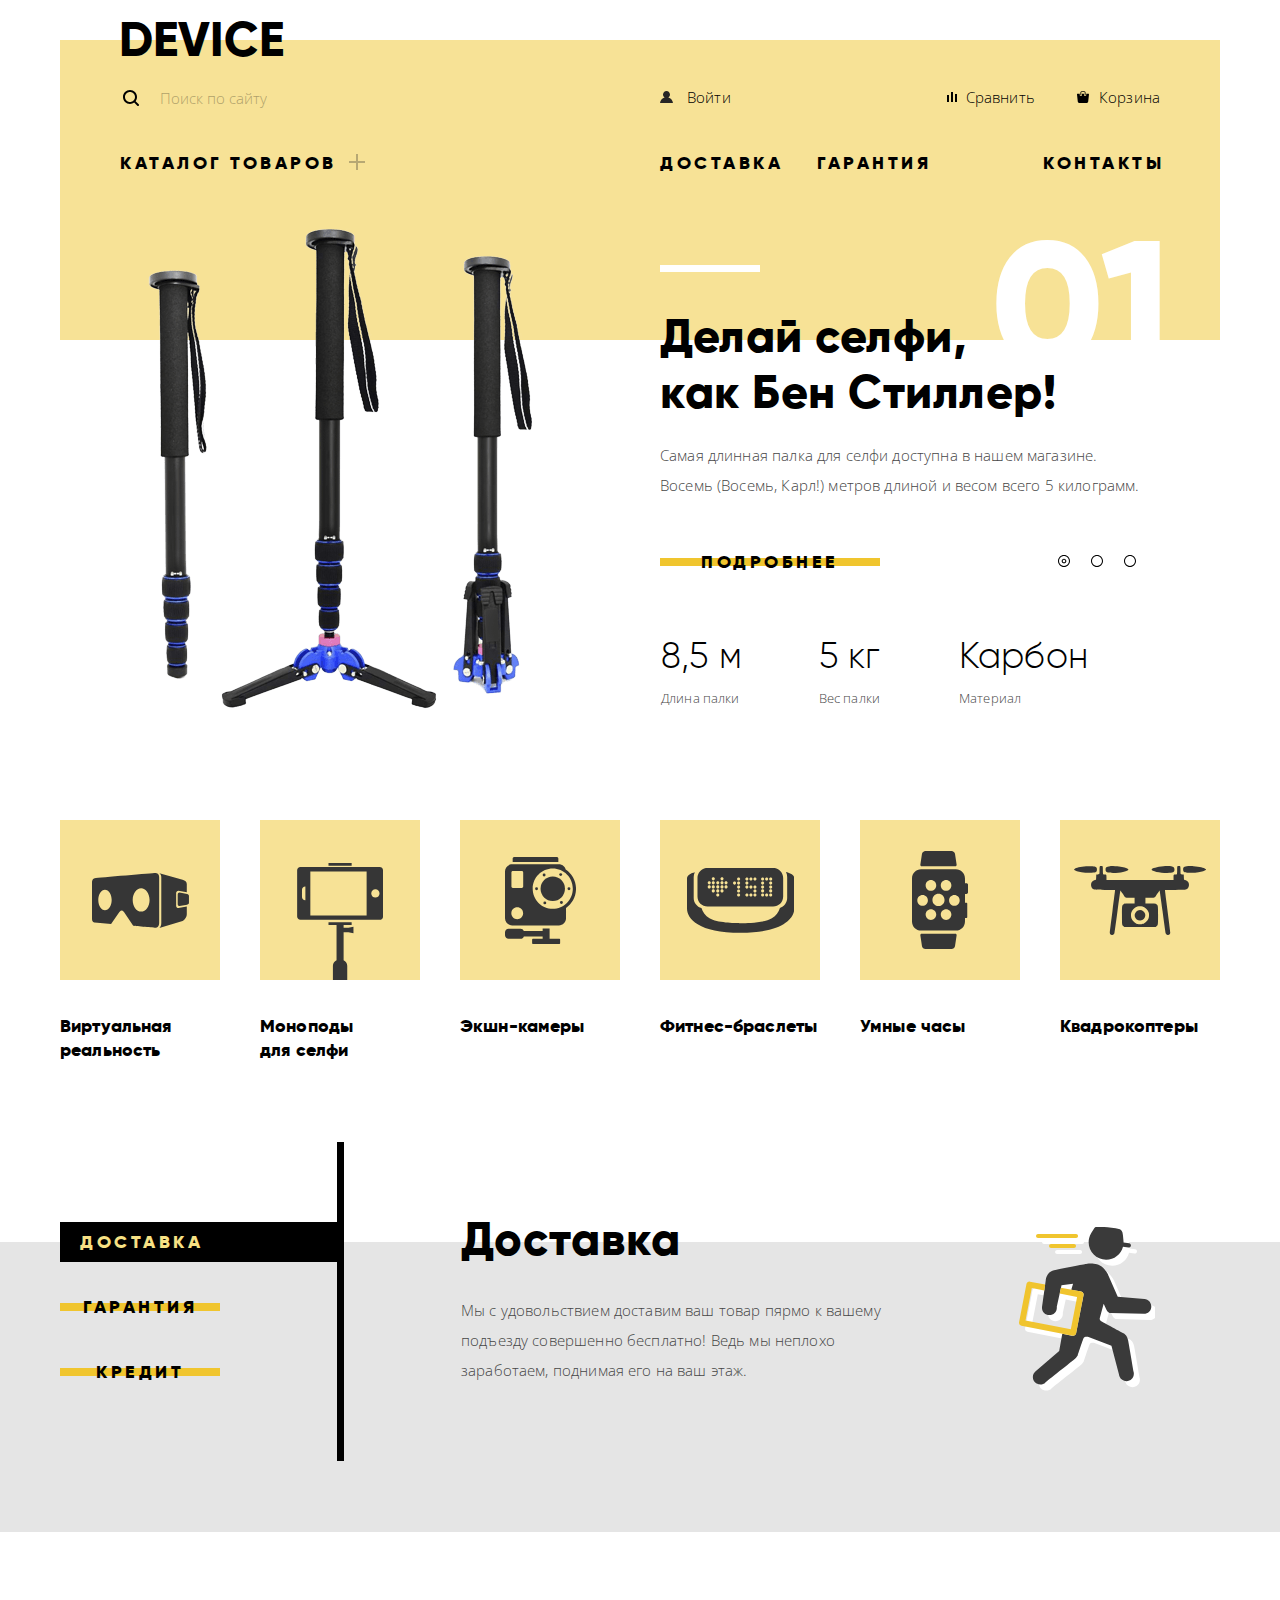
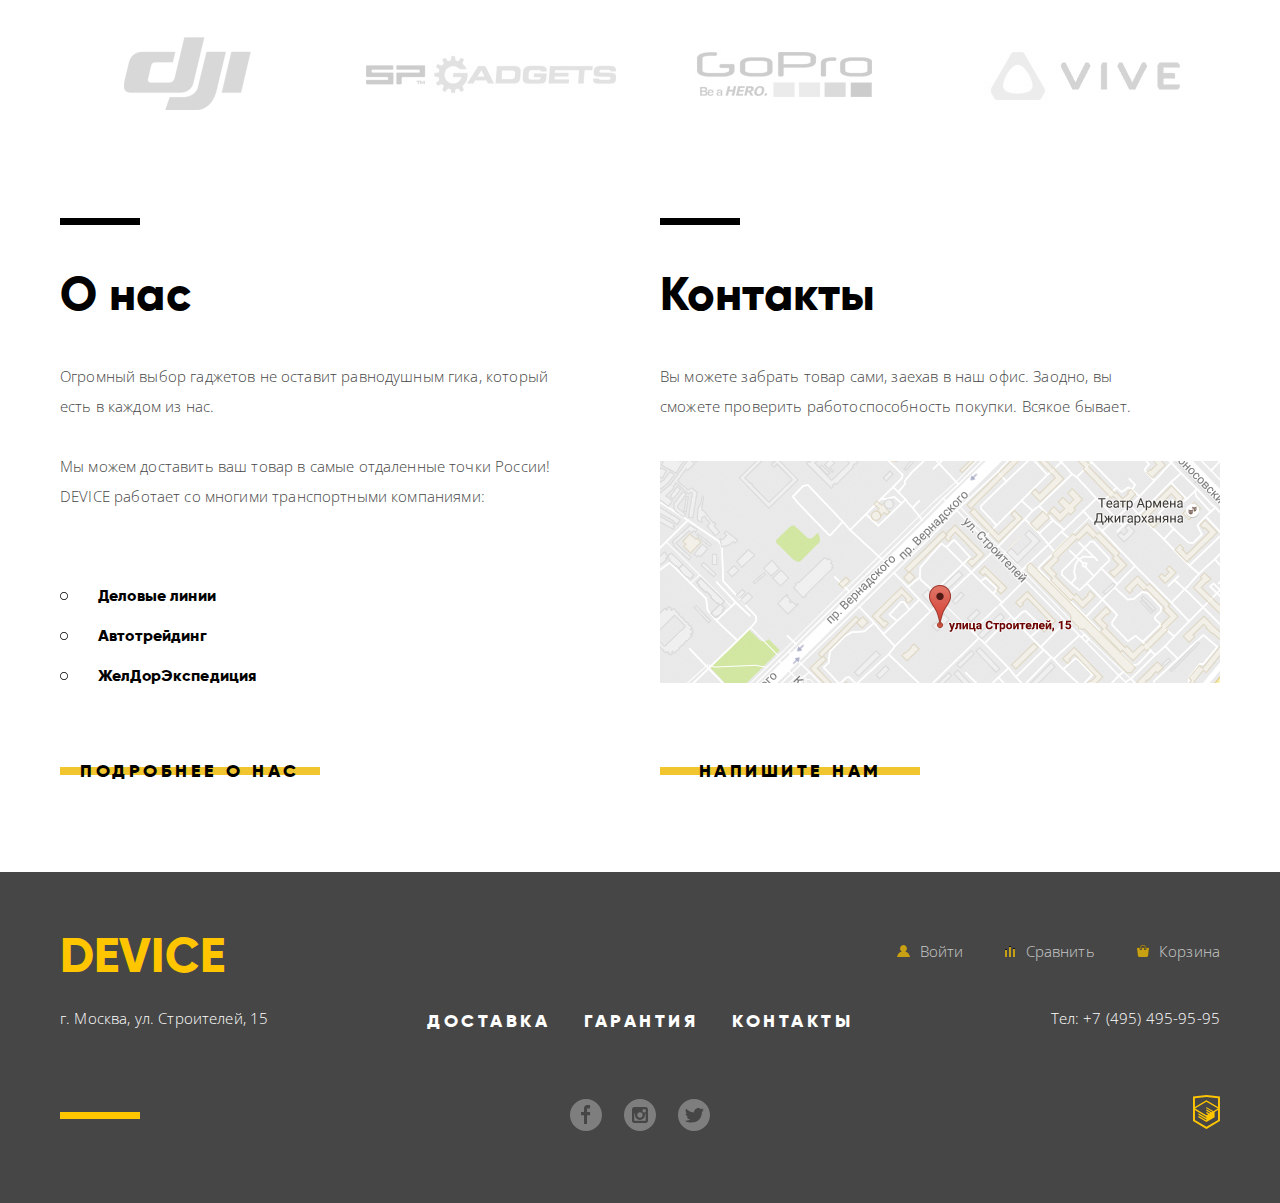
<file: index.html>
<!DOCTYPE html>
<html lang="ru">
    <head>
        <meta charset="utf-8">
        <title>Девайс</title>
        <link href="https://fonts.googleapis.com/css?family=Open+Sans:300,400&amp;subset=cyrillic" rel="stylesheet">
        <link rel="stylesheet" href="css/normalize.css">
        <link rel="stylesheet" href="css/style.min.css">
    </head>
    <body>
        <header class="container">
            <div class="header-wrap">
                <!-- Логотип -->
                <a class="main-logo" lang="en">Device</a>
                <!-- Форма поиска и верхнее меню -->
                <div class="header-middle">
                    <form class="search-form" action="https://echo.htmlacademy.ru" method="post">
                        <label class="visually-hidden" for="search">Поиск по сайту</label>
                        <input class="search-form-input" type="search" name="search" id="search" placeholder="Поиск по сайту" value="">
                        <button class="search-button" type="submit">Найти</button>
                    </form>
                    <div class="minor-nav">
                        <ul class="user-nav">
                            <li class="login-link"><a href="#">Войти</a></li>
                        </ul>
                        <ul class="shopping-nav">
                            <li class="compare"><a href="#">Сравнить</a></li>
                            <li class="cart"><a href="#">Корзина</a></li>
                        </ul>
                    </div>
                </div>
                <!-- Основное меню -->
                <nav class="main-nav">
                    <ul class="catalog-nav">
                        <li class="main-nav-menu">
                            <a class="big-menu" href="#">Каталог товаров</a>
                            <div class="nav-submenu-wrap">
                                <ul class="catalog-nav-submenu">
                                    <li><a href="catalog.html">Виртуальная реальность</a></li>
                                    <li><a href="catalog.html">Моноподы для селфи</a></li>
                                    <li><a href="catalog.html">Экшн-камеры</a></li>
                                </ul>
                                <ul class="catalog-nav-submenu">
                                    <li><a href="catalog.html">Фитнес-браслеты</a></li>
                                    <li><a href="catalog.html">Умные часы</a></li>
                                </ul>
                                <ul class="catalog-nav-submenu">
                                    <li><a href="catalog.html">Квадрокоптеры</a></li>
                                </ul>
                            </div>
                        </li>
                    </ul>
                    <div class="main-nav-right">
                        <ul class="servises-nav">
                            <li class="main-nav-menu"><a href="#">Доставка</a></li>
                            <li class="main-nav-menu"><a href="#">Гарантия</a></li>
                        </ul>
                        <ul class="contacts-nav">
                            <li class="main-nav-menu"><a href="#">Контакты</a></li>
                        </ul>
                    </div>
                </nav>
            </div>
        </header>

        <main>
            <h1 class="visually-hidden">Магазин современных гаджетов «<i class="device-name" lang="en">Device</i>»</h1>
            <!-- Слайдер -->
            <div class="container">
                <section class="popular">
                    <h2 class="visually-hidden">Популярные товары</h2>
                    <input class="visually-hidden" type="radio" name="slides-switcher" id="first-switcher" value="first-slide" checked>
                    <input class="visually-hidden" type="radio" name="slides-switcher" id="second-switcher" value="second-slide">
                    <input class="visually-hidden" type="radio" name="slides-switcher" id="third-switcher" value="third-slide">
                    <ol class="popular-list">
                        <li class="popular-item">
                            <h3 class="visually-hidden">Палка для селфи</h3>
                            <div class="popular-item-image">
                                <img src="img/slider-1.png" width="384" height="486" alt="Палка для селфи">
                            </div>
                            <div class="popular-item-content">
                                <p class="popular-item-slogan">Делай селфи, <br>как Бен Стиллер!</p>
                                <p class="popular-item-desc">Самая длинная палка для селфи доступна в нашем магазине. <br>Восемь (Восемь, Карл!) метров длиной и весом всего 5 килограмм.</p>
                                <div class="popular-item-more">
                                    <a class="btn" href="#">Подробнее</a>
                                </div>
                                <table class="popular-item-spec">
                                    <tr>
                                        <td>8,5 м</td>
                                        <td>5 кг</td>
                                        <td>Карбон</td>
                                    </tr>
                                    <tr>
                                        <th>Длина палки</th>
                                        <th>Вес палки</th>
                                        <th>Материал</th>
                                    </tr>
                                </table>
                            </div>
                        </li>
                        <li class="popular-item">
                            <h3 class="visually-hidden">Фитнес-браслет</h3>
                            <div class="popular-item-image">
                                <img src="img/slider-2.png" width="345" height="485" alt="Фитнес-браслет">
                            </div>
                            <div class="popular-item-content">
                                <p class="popular-item-slogan">Худеем <br>правильно!</p>
                                <p class="popular-item-desc">Мотивирующие фитнес-браслеты помогут найти в себе силы <br>не пропускать занятия и соблюдать диету.</p>
                                <div class="popular-item-more">
                                    <a class="btn" href="#">Подробнее</a>
                                </div>
                                <table class="popular-item-spec">
                                    <tr>
                                        <td>48 часов</td>
                                    </tr>
                                    <tr>
                                        <th>Без подзарядки</th>
                                    </tr>
                                </table>
                            </div>
                        </li>
                        <li class="popular-item">
                            <h3 class="visually-hidden">Квадрокоптер</h3> 
                            <div class="popular-item-image">
                                <img src="img/slider-3.png" width="526" height="334" alt="Квадрокоптер">
                            </div>
                            <div class="popular-item-content">
                                <p class="popular-item-slogan">Порхает как бабочка, <br>жалит как пчела!</p>
                                <p class="popular-item-desc">Этот обычный, на первый взгляд, квадрокоптер оснащен <br>мощным лазером, замаскированным под стандартную камеру.</p>
                                <div class="popular-item-more">
                                    <a class="btn" href="#">Подробнее</a>
                                </div>
                                <table class="popular-item-spec">
                                    <tr>
                                        <td>800 м</td>
                                        <td>50 м</td>
                                    </tr>
                                    <tr>
                                        <th>Дальность полета</th>
                                        <th>Радиус поражения</th>
                                    </tr>
                                </table>
                            </div>
                        </li>
                    </ol>
                    <ul class="slider-switchers">
                        <li class="switcher">
                            <label for="first-switcher"><span class="visually-hidden">Первый слайд</span></label>
                        </li>
                        <li class="switcher">
                            <label for="second-switcher"><span class="visually-hidden">Второй слайд</span></label>
                        </li>
                        <li class="switcher">
                            <label for="third-switcher"><span class="visually-hidden">Третий слайд</span></label>
                        </li>
                    </ul>
                </section>
            </div>
            
            <!-- Категории товаров -->
            <section class="categories container">
                <h2 class="visually-hidden">Категории товаров</h2>
                <ul class="categories-list">
                    <li class="category-item">
                        <a href="catalog.html">
                            <h3>Виртуальная реальность</h3>
                            <div class="category-item-image">
                                <img src="img/virtual-reality.svg" width="97" height="55" alt="Виртуальная реальность">
                            </div>
                        </a>
                    </li>
                    <li class="category-item">
                        <a href="catalog.html">
                            <h3>Моноподы<br>для селфи</h3>
                            <div class="category-item-image">
                                <img src="img/selfie.svg" width="86" height="117" alt="Моноподы для селфи">
                            </div>
                        </a>
                    </li>
                    <li class="category-item">
                        <a href="catalog.html">
                            <h3>Экшн-камеры</h3>
                            <div class="category-item-image">
                                <img src="img/сamera-action.svg" width="71" height="87" alt="Экшн-камеры">
                            </div>
                        </a>
                    </li>
                    <li class="category-item">
                        <a href="catalog.html">
                            <h3>Фитнес-браслеты</h3>
                            <div class="category-item-image">
                                <img src="img/fitness-bracelets.svg" width="107" height="65" alt="Фитнес-браслеты">
                            </div>
                        </a>
                    </li>
                    <li class="category-item">
                        <a href="catalog.html">
                            <h3>Умные часы</h3>
                            <div class="category-item-image">
                                <img src="img/smart-watch.svg" width="56" height="98" alt="Умные часы">
                            </div>
                        </a>
                    </li>
                    <li class="category-item">
                        <a href="catalog.html">
                            <h3>Квадрокоптеры</h3>
                            <div class="category-item-image">
                                <img src="img/quadcopters.svg" width="132" height="69" alt="Квадрокоптеры">
                            </div>
                        </a>
                    </li>
                </ul>
            </section>
            <!-- Второй слайдер -->
            <section class="servises-slider">
                <h2 class="visually-hidden">Услуги магазина «<span class="device-name" lang="en">Device</span>»</h2>
                <div class="container">
                    <input class="visually-hidden" type="radio" name="servises" id="delivery" value="delivery" checked>
                    <input class="visually-hidden" type="radio" name="servises" id="warranty" value="warranty">
                    <input class="visually-hidden" type="radio" name="servises" id="credit" value="credit">
                    <ul class="servises-list-menu">
                        <li><label class="btn servise-btn" for="delivery">Доставка</label></li>
                        <li><label class="btn servise-btn" for="warranty">Гарантия</label></li>
                        <li><label class="btn servise-btn" for="credit">Кредит</label></li>
                    </ul>
                    <div class="servises-list-wrap">
                        <ul class="servises-list">
                            <li class="servise-item">
                                <h3 class="servise-item-title">Доставка</h3>
                                <p class="servise-item-desc">Мы с удовольствием доставим ваш товар пярмо к вашему подъезду совершенно бесплатно! Ведь мы неплохо заработаем, поднимая его на ваш этаж.</p>
                            </li>
                            <li class="servise-item">
                                <h3 class="servise-item-title">Гарантия</h3>
                                <p class="servise-item-desc">Если из-за возгорания купленного у нас товара у вас сгорит дом - не переживайте, мы выдадим вам новый. Товар, не дом, конечно же.</p>
                            </li>
                            <li class="servise-item">
                                <h3 class="servise-item-title">Кредит</h3>
                                <p class="servise-item-desc">Залезть в долговую яму стало проще! Кредитные консультанты подберут для вас наиболее выгодные условия кредита. Выгодные для нашего банка, разумеется.</p>
                            </li>
                        </ul>
                    </div>
                </div>
            </section>
            <!-- Бренды -->
            <section class="brands container">
                <h2 class="visually-hidden">Бренды магазина «<span class="device-name" lang="en">Device</span>»</h2>
                <ul class="brands-list">
                    <li class="brand-item">
                        <a href="#">
                            <img src="img/dji.jpg" width="260" height="100" alt="DJI">
                        </a>
                    </li>
                    <li class="brand-item">
                        <a href="#">
                            <img src="img/sp-gadgets.jpg" width="260" height="100" alt="SP Gadgets">
                        </a>
                    </li>
                    <li class="brand-item">
                        <a href="#">
                            <img src="img/gopro.jpg" width="260" height="100" alt="GoPro">
                        </a>
                    </li>
                    <li class="brand-item">
                        <a href="#">
                            <img src="img/vive.jpg" width="260" height="100" alt="VIVE">
                        </a>
                    </li>
                </ul>
            </section>
            
            <div class="index-columns container">
                <!-- О НАС -->
                <section class="about-us">
                    <h2>О нас</h2>
                    <p>Огромный выбор гаджетов не оставит равнодушным гика, который есть в каждом из нас.</p>
                    <p>Мы можем доставить ваш товар в самые отдаленные точки России! <span class="upper" lang="en">Device</span> работает со многими транспортными компаниями:</p>
                    <ul class="shipping-partners-list">
                        <li class="shipping-partner-item">Деловые линии</li>
                        <li class="shipping-partner-item">Автотрейдинг</li>
                        <li class="shipping-partner-item">ЖелДорЭкспедиция</li>
                    </ul>
                    <a class="btn" href="#">Подробнее о нас</a>
                </section>
                <!-- Контакты -->
                <section class="contacts">
                    <h2>Контакты</h2>
                    <p>Вы можете забрать товар сами, заехав в наш офис. Заодно, вы сможете проверить работоспособность покупки. Всякое бывает.</p>
                    <div class="contacts-map">
                        <a class="open-map" href="#"><img src="img/map.jpg" width="560" height="222" alt="Как к нам проехать"></a>
                    </div>
                    <a class="btn write-us" href="#">Напишите нам</a>
                </section>
            </div>
        </main>

        <footer class="main-footer">
            <div class="container">
                <!-- Логотип и верхнее меню -->
                <div class="footer-top">
                    <a class="footer-logo">Device</a>
                    <div class="minor-nav">
                        <ul class="user-nav">
                            <li class="login-link">
                                <a href="#">
                                    <svg xmlns="http://www.w3.org/2000/svg" width="13px" height="12px" viewBox="0 0 13 12">
                                        <path fill="#272525" d="M0.032,12h12.937c-0.163-2.643-2.074-4.837-4.671-5.543C9.306,5.846,9.985,4.75,9.985,3.485 C9.985,1.561,8.425,0,6.5,0S3.015,1.561,3.015,3.485c0,1.264,0.68,2.361,1.688,2.972C2.106,7.163,0.194,9.357,0.032,12z"/>
                                    </svg>
                                    Войти
                                </a>
                            </li>
                        </ul>
                        <ul class="shopping-nav">
                            <li class="compare">
                                <a href="#">
                                    <svg xmlns="http://www.w3.org/2000/svg" width="10px" height="10px" viewBox="0 0 10 10">
                                        <rect x="8" y="2" width="1.984" height="8"/>
                                        <rect y="3" width="1.984" height="7"/>
                                        <rect x="4" width="2" height="10"/>
                                    </svg>
                                    Сравнить
                                </a>
                            </li>
                            <li class="cart">
                                <a href="#">
                                    <svg xmlns="http://www.w3.org/2000/svg" width="12px" height="12px" viewBox="0 0 12 12">
                                        <g>
                                            <path d="M11.864,3.017c-0.082-0.098-0.203-0.154-0.327-0.154H9.225V4.09c0,0.563-0.484,1.022-1.08,1.022 c-0.594,0-1.078-0.458-1.078-1.022V2.863H4.909V4.09c0,0.563-0.485,1.022-1.08,1.022c-0.595,0-1.078-0.458-1.078-1.022V2.863H0.438 c-0.125,0-0.243,0.056-0.327,0.154C0.028,3.115-0.012,3.245,0.003,3.375l0.776,7.134c0.015,0.806,0.642,1.455,1.411,1.455h7.595 c0.77,0,1.396-0.649,1.411-1.455l0.776-7.134C11.987,3.245,11.946,3.115,11.864,3.017z"/>
                                            <path d="M3.829,4.499c0.239,0,0.433-0.184,0.433-0.409V1.84c0-0.632,0.672-1.022,1.295-1.022h1.079 c0.655,0,1.078,0.401,1.078,1.022v2.25c0,0.225,0.194,0.409,0.431,0.409c0.239,0,0.433-0.184,0.433-0.409V1.84 C8.577,0.773,7.761,0,6.636,0H5.557C4.367,0,3.398,0.826,3.398,1.84v2.25C3.398,4.315,3.592,4.499,3.829,4.499z"/>
                                        </g>
                                    </svg>
                                    Корзина
                                </a>
                            </li>
                        </ul>
                    </div>
                </div>
                <!-- Контакты и основное меню -->
                <div class="footer-middle">
                    <p class="footer-contacts">г. Москва, ул. Строителей, 15</p>
                    <ul class="site-nav-footer">
                        <li><a href="#">Доставка</a></li>
                        <li><a href="#">Гарантия</a></li>
                        <li><a href="#">Контакты</a></li>
                    </ul>
                    <a class="footer-contacts-phone" href="tel:+74954959595">Тел: +7 (495) 495-95-95</a>
                </div>
                <!-- Третья строчка -->
                <div class="footer-bottom">
                    <ul class="footer-social">
                        <li><a class="social-btn social-btn-fb" href="#">Фейсбук</a></li>
                        <li><a class="social-btn social-btn-in" href="#">Инстаграм</a></li>
                        <li><a class="social-btn social-btn-tw" href="#">Твиттер</a></li>
                    </ul>
                    <a class="academy-logo" href="https://htmlacademy.ru/intensive/htmlcss">
                        <svg xmlns="http://www.w3.org/2000/svg" width="26.943px" height="34.09px" viewBox="0 0 26.943 34.09">
                            <path d="M13.62,0.017L13.472,0L0,1.412v24.661l13.473,8.017l13.43-7.99l0.042-0.025V1.412L13.62,0.017z M25.019,12.127L13.495,5.334 L13.494,5.23l-0.087,0.05l-0.088-0.056v0.109L1.925,12.118V3.147l11.548-1.212l11.547,1.212V12.127z M13.405,6.787L24.923,13.5 l-4.479,2.64l-7.093-4.221l-0.014,1.415l5.904,3.513l-0.86,0.507l-5.03-2.992l-0.014,1.415l3.827,2.275l-0.782,0.523l-3.031-1.787 l-0.014,1.413l1.853,1.091l-1.8,1.081L2.034,13.622L13.405,6.787z M1.925,15.127l11.411,6.791l0.016,1.044L5.41,18.234L5.395,19.65 l7.979,4.795l0.018,1.076l-7.973-4.74l-0.013,1.414l8.021,4.822l0.046,0.025l8.143-4.872l-0.011-5.177l3.415-2.036v10.021 L13.472,31.85L1.925,24.979V15.127z"/>
                        </svg>
                        <span class="visually-hidden">Логотип Академии</span>
                    </a>
                </div>
            </div>
        </footer>

        <!-- Всплывающие окна -->
        <section class="modal modal-write-us">
            <h2 class="visually-hidden">Форма обратной связи</h2>
            <form class="write-us-form" action="https://echo.htmlacademy.ru" method="post">
                <div class="write-us-wrap">
                    <label for="name">Ваше имя:</label>
                    <input type="text" name="name" id="name" placeholder="Имя Фамилия">
                </div>
                <div class="write-us-wrap">
                    <label for="e-mail">Ваш e-mail:</label>
                    <input type="email" name="e-mail" id="e-mail" placeholder="email@example.com">
                </div>
                <div class="write-us-wrap">
                    <label for="text">Текст письма:</label>
                    <textarea name="text" id="text" placeholder="В свободной форме"></textarea>
                </div>
                <button class="btn" type="submit">Отправить</button>
            </form>
            <button class="modal-close" type="button">Закрыть</button>
        </section>

        <!-- Карта -->
        <section class="modal modal-map">
            <h2 class="visually-hidden">Как до нас добраться</h2>
            <iframe src="https://yandex.ru/map-widget/v1/-/CBUjq8HELC" width="960" height="559"></iframe>
            <img src="img/map-big.jpg" width="960" height="559" alt="Адрес магазина: Москва, ул. Строителей, 15">
            <button class="modal-close" type="button">Закрыть</button>
        </section>
        <div class="modal-overlay"></div>
        
        <script src="js/modal.min.js"></script>

    </body>
</html>
</file>
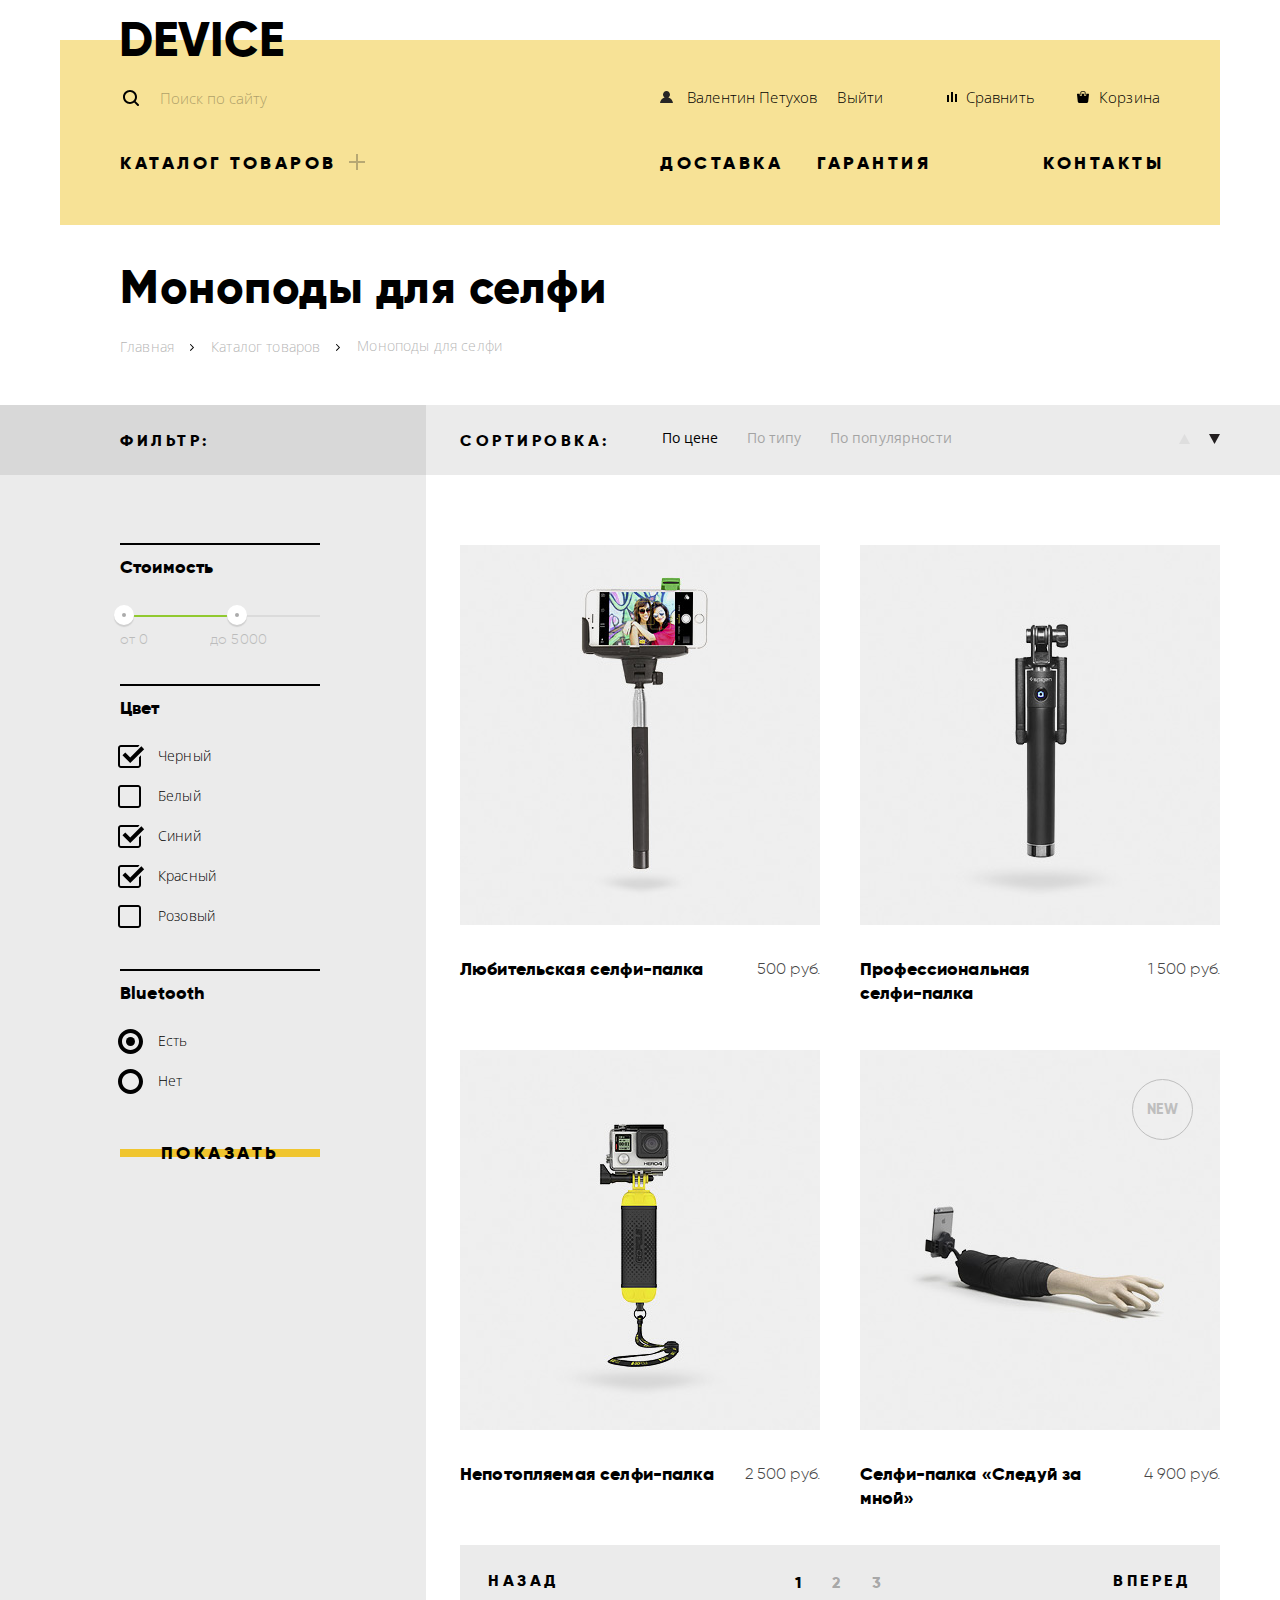
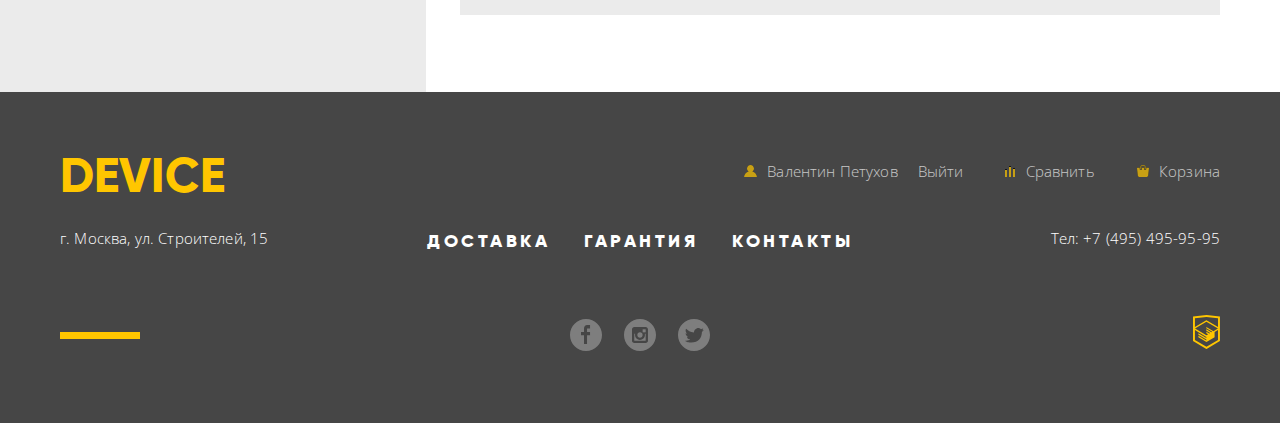
<file: catalog.html>
<!DOCTYPE html>
<html lang="ru">
 	<head>
    	<meta charset="utf-8">
    	<title>Каталог товаров | Девайс</title>
    	<link href="https://fonts.googleapis.com/css?family=Open+Sans:300,400&amp;subset=cyrillic" rel="stylesheet">
    	<link rel="stylesheet" href="css/normalize.css">
    	<link rel="stylesheet" href="css/style.min.css">
  	</head>
  	<body>
  		<header class="container">
            <div class="header-wrap">
                <div class="header-top">
                    <a class="main-logo logo-link" href="index.html" lang="en">Device</a>
                </div>
                <div class="header-middle">
                    <form class="search-form" action="https://echo.htmlacademy.ru" method="post">
                        <label class="visually-hidden" for="search">Поиск по сайту</label>
                        <input class="search-form-input"  type="search" name="search" id="search" placeholder="Поиск по сайту" value="">
                        <button class="search-button" type="submit">Найти</button>
                    </form>
                    <div class="minor-nav">
                        <ul class="user-nav">
                            <li class="login-link"><a href="#">Валентин Петухов</a></li>
                            <li><a href="#">Выйти</a></li>
                        </ul>
                        <ul class="shopping-nav">
                            <li class="compare"><a href="#">Сравнить</a></li>
                            <li class="cart"><a href="#">Корзина</a></li>
                        </ul>
                    </div>
                </div>
                <nav class="main-nav">
                    <ul class="catalog-nav">
                        <li class="main-nav-menu">
                            <a class="big-menu" href="#">Каталог товаров</a>
                            <div class="nav-submenu-wrap">
                                <ul class="catalog-nav-submenu">
                                    <li><a href="#">Виртуальная реальность</a></li>
                                    <li><a class="page-current">Моноподы для селфи</a></li>
                                    <li><a href="#">Экшн-камеры</a></li>
                                </ul>
                                <ul class="catalog-nav-submenu">
                                    <li><a href="#">Фитнес-браслеты</a></li>
                                    <li><a href="#">Умные часы</a></li>
                                </ul>
                                <ul class="catalog-nav-submenu">
                                    <li><a href="#">Квадрокоптеры</a></li>
                                </ul>
                            </div>
                        </li>
                    </ul>
                    <div class="main-nav-right">
                        <ul class="servises-nav">
                            <li class="main-nav-menu"><a href="#">Доставка</a></li>
                            <li class="main-nav-menu"><a href="#">Гарантия</a></li>
                        </ul>
                        <ul class="contacts-nav">
                            <li class="main-nav-menu"><a href="#">Контакты</a></li>
                        </ul>
                    </div>
                </nav>
            </div>
  		</header>

  		<main>
            <div class="container">
                <h1 class="page-title">Моноподы для селфи</h1>
                <ul class="breadcrumbs">
                    <li><a href="index.html">Главная</a></li>
                    <li><a href="#">Каталог товаров</a></li>
                    <li class="breadcrumbs-current">Моноподы для селфи</li>
                </ul>
            </div>
            <div class="catalog-wrap">
                <!-- Сортировка товаров -->
                <section class="ordering">
                    <div class=" container">
                        <div class="container-70 ordering-wrap">
                            <h2>Сортировка:</h2>
                            <ul class="ordering-list">
                                <li class="ordering-item">
                                    <a class="ordering-current">По цене</a>
                                </li>
                                <li class="ordering-item">
                                    <a href="#">По типу</a>
                                </li>
                                <li class="ordering-item">
                                    <a href="#">По популярности</a>
                                </li>
                            </ul>
                            <ul class="ordering-list">
                                <li class="order-by-down">
                                    <a href="#">
                                        <span class="visually-hidden">По убыванию</span>
                                    </a></li>
                                <li class="order-by-up">
                                    <a class="ordering-current">
                                        <span class="visually-hidden">По возрастанию</span>
                                    </a>
                                </li>
                            </ul>
                        </div>
                    </div>
                </section>
                <div class="container columns-1-3">
                    <!-- Форма фильтров товаров -->
                    <section class="filters">
                        <h2>Фильтр:</h2>
                        <form class="filter" method="get" action="https://echo.htmlacademy.ru" oninput="output_from.value=count_from.value;output_to.value=count_to.value">
                            <fieldset>
                                <legend>Стоимость</legend>
                                <div class="range-filter">
                                    <input class="visually-hidden filter-input-range" type="range" name="count_from" min="0" max="9000" id="filter-count-from" value="0">
                                    <input class="visually-hidden filter-input-range" type="range" name="count_to" min="0" max="9000" id="filter-count-to" value="5000">
                                    <label class="visually-hidden" for="filter-count-from">Минимальная стоимость</label>
                                    <label class="visually-hidden" for="filter-count-to">Максимальная стоимость</label>
                                    <div class="range-controls">
                                        <div class="scale">
                                            <div class="bar"></div>
                                        </div>
                                        <div class="toggle toggle-min"></div>
                                        <div class="toggle toggle-max"></div>
                                    </div>
                                    <div class="output-area">
                                        от <output name="output_from">0</output>
                                    </div>
                                    <div class="output-area">
                                        до <output name="output_to">5000</output>
                                    </div>
                                </div>
                            </fieldset>
                            <fieldset>
                                <legend>Цвет</legend>
                                <ul>
                                    <li class="filter-option">
                                        <input class="visually-hidden filter-input-checkbox" type="checkbox" name="black" id="filter-black" checked>
                                        <label for="filter-black">Черный</label>
                                    </li>
                                    <li class="filter-option">
                                        <input class="visually-hidden filter-input-checkbox" type="checkbox" name="white" id="filter-white">
                                        <label for="filter-white">Белый</label>
                                    </li>
                                    <li class="filter-option">
                                        <input class="visually-hidden filter-input-checkbox" type="checkbox" name="blue" id="filter-blue" checked>
                                        <label for="filter-blue">Синий</label>
                                    </li>
                                    <li class="filter-option">
                                        <input class="visually-hidden filter-input-checkbox" type="checkbox" name="red" id="filter-red" checked>
                                        <label for="filter-red">Красный</label>
                                    </li>
                                    <li class="filter-option">
                                        <input class="visually-hidden filter-input-checkbox" type="checkbox" name="pink" id="filter-pink">
                                        <label for="filter-pink">Розовый</label>
                                    </li>
                                </ul>
                            </fieldset>
                            <fieldset>
                                <legend lang="en">Bluetooth</legend>
                                <ul>
                                    <li class="filter-option">
                                        <input class="visually-hidden filter-input-radio" type="radio" name="bluetooth" value="bluetooth-yes" id="bluetooth-yes" checked>
                                        <label for="bluetooth-yes">Есть</label>
                                    </li>
                                    <li class="filter-option">
                                        <input class="visually-hidden filter-input filter-input-radio" type="radio" name="bluetooth" value="bluetooth-not" id="bluetooth-not">
                                        <label for="bluetooth-not">Нет</label>
                                    </li>
                                </ul>
                            </fieldset>
                            <button class="btn" type="submit">Показать</button>
                        </form>
                    </section>
                    <!-- Каталог товаров -->
                    <section class="catalog container-70">
                        <h2 class="visually-hidden">Список моноподов для селфи</h2>
                        <ul class="catalog-list">
                            <li class="catalog-item">
                                <a href="#">
                                    <h3>Любительская <span class="nowrap">селфи-палка</span></h3>
                                </a>
                                <img class="catalog-item-image" src="img/item-1.jpg" width="360" height="380" alt="Любительская селфи-палка">
                                <p class="catalog-item-price">500 руб.</p>
                                <div class="catalog-item-action">
                                    <a class="btn" href="#">В корзину</a>
                                    <a class="compare-item" href="#">Добавить к сравнению</a>
                                </div>
                            </li>
                            <li class="catalog-item">
                                <a href="#">
                                    <h3>Профессиональная <span class="nowrap">селфи-палка</span></h3>
                                </a>
                                <img class="catalog-item-image" src="img/item-2.jpg" width="360" height="380" alt="Профессиональная селфи-палка">
                                <p class="catalog-item-price">1 500 руб.</p>
                                <div class="catalog-item-action">
                                    <a class="btn" href="#">В корзину</a>
                                    <a class="compare-item" href="#">Добавить к сравнению</a>
                                </div>
                            </li>
                            <li class="catalog-item">
                                <a href="#">
                                    <h3>Непотопляемая <span class="nowrap">селфи-палка</span></h3>
                                </a>
                                <img class="catalog-item-image" src="img/item-3.jpg" width="360" height="380" alt="Непотопляемая селфи-палка">
                                <p class="catalog-item-price">2 500 руб.</p>
                                <div class="catalog-item-action">
                                    <a class="btn" href="#">В корзину</a>
                                    <a class="compare-item" href="#">Добавить к сравнению</a>
                                </div>
                            </li>
                            <li class="catalog-item catalog-item-new">
                                <a href="#">
                                    <h3><span class="nowrap">Селфи-палка</span> «Следуй за мной»</h3>
                                </a>
                                <img class="catalog-item-image" src="img/item-4.jpg" width="360" height="380" alt="Селфи-палка «Следуй за мной»">
                                <p class="catalog-item-price">4 900 руб.</p>
                                <div class="catalog-item-action">
                                    <a class="btn" href="#">В корзину</a>
                                    <a class="compare-item" href="#">Добавить к сравнению</a>
                                </div>
                            </li>
                        </ul>
                        <ul class="pagination-list">
                            <li class="pagination-item-step">
                                <a class="pagination-item-current">Назад</a>
                            </li>
                            <li class="pagination-item">
                                <a class="pagination-item-current">1</a>
                            </li>
                            <li class="pagination-item">
                                <a href="#">2</a>
                            </li>
                            <li class="pagination-item">
                                <a href="#">3</a>
                            </li>
                            <li class="pagination-item-step">
                                <a href="#">Вперед</a>
                            </li>
                        </ul>
                    </section>
                </div>
            </div>
  		</main>

        <footer class="main-footer">
            <div class="container">
                <!-- Первая строчка -->
                <div class="footer-top">
                    <a class="footer-logo logo-link" href="index.html">Device</a>
                    <div class="minor-nav">
                        <ul class="user-nav">
                            <li class="login-link">
                                <a href="#">
                                    <svg xmlns="http://www.w3.org/2000/svg" width="13px" height="12px" viewBox="0 0 13 12">
                                        <path fill="#272525" d="M0.032,12h12.937c-0.163-2.643-2.074-4.837-4.671-5.543C9.306,5.846,9.985,4.75,9.985,3.485 C9.985,1.561,8.425,0,6.5,0S3.015,1.561,3.015,3.485c0,1.264,0.68,2.361,1.688,2.972C2.106,7.163,0.194,9.357,0.032,12z"/>
                                    </svg>
                                    Валентин Петухов
                                </a>
                            </li>
                            <li class="logout-link">
                                <a href="#">Выйти</a>
                            </li>
                        </ul>
                        <ul class="shopping-nav">
                            <li class="compare">
                                <a href="#">
                                    <svg xmlns="http://www.w3.org/2000/svg" width="10px" height="10px" viewBox="0 0 10 10">
                                        <rect x="8" y="2" width="1.984" height="8"/>
                                        <rect y="3" width="1.984" height="7"/>
                                        <rect x="4" width="2" height="10"/>
                                    </svg>
                                    Сравнить
                                </a>
                            </li>
                            <li class="cart">
                                <a href="#">
                                    <svg xmlns="http://www.w3.org/2000/svg" width="12px" height="12px" viewBox="0 0 12 12">
                                        <g>
                                            <path d="M11.864,3.017c-0.082-0.098-0.203-0.154-0.327-0.154H9.225V4.09c0,0.563-0.484,1.022-1.08,1.022 c-0.594,0-1.078-0.458-1.078-1.022V2.863H4.909V4.09c0,0.563-0.485,1.022-1.08,1.022c-0.595,0-1.078-0.458-1.078-1.022V2.863H0.438 c-0.125,0-0.243,0.056-0.327,0.154C0.028,3.115-0.012,3.245,0.003,3.375l0.776,7.134c0.015,0.806,0.642,1.455,1.411,1.455h7.595 c0.77,0,1.396-0.649,1.411-1.455l0.776-7.134C11.987,3.245,11.946,3.115,11.864,3.017z"/>
                                            <path d="M3.829,4.499c0.239,0,0.433-0.184,0.433-0.409V1.84c0-0.632,0.672-1.022,1.295-1.022h1.079 c0.655,0,1.078,0.401,1.078,1.022v2.25c0,0.225,0.194,0.409,0.431,0.409c0.239,0,0.433-0.184,0.433-0.409V1.84 C8.577,0.773,7.761,0,6.636,0H5.557C4.367,0,3.398,0.826,3.398,1.84v2.25C3.398,4.315,3.592,4.499,3.829,4.499z"/>
                                        </g>
                                    </svg>
                                    Корзина
                                </a>
                            </li>
                        </ul>
                    </div>
                </div>
                <!-- Вторая строчка -->
                <div class="footer-middle">
                    <p class="footer-contacts">г. Москва, ул. Строителей, 15</p>
                    <ul class="site-nav-footer">
                        <li><a href="#">Доставка</a></li>
                        <li><a href="#">Гарантия</a></li>
                        <li><a href="#">Контакты</a></li>
                    </ul>
                    <a class="footer-contacts-phone" href="tel:+74954959595">Тел: +7 (495) 495-95-95</a>
                </div>
                <!-- Третья строчка -->
                <div class="footer-bottom">
                    <ul class="footer-social">
                        <li><a class="social-btn social-btn-fb" href="#">Фейсбук</a></li>
                        <li><a class="social-btn social-btn-in" href="#">Инстаграм</a></li>
                        <li><a class="social-btn social-btn-tw" href="#">Твиттер</a></li>
                    </ul>
                    <a class="academy-logo" href="https://htmlacademy.ru/intensive/htmlcss">
                        <svg xmlns="http://www.w3.org/2000/svg" width="26.943px" height="34.09px" viewBox="0 0 26.943 34.09">
                            <path d="M13.62,0.017L13.472,0L0,1.412v24.661l13.473,8.017l13.43-7.99l0.042-0.025V1.412L13.62,0.017z M25.019,12.127L13.495,5.334 L13.494,5.23l-0.087,0.05l-0.088-0.056v0.109L1.925,12.118V3.147l11.548-1.212l11.547,1.212V12.127z M13.405,6.787L24.923,13.5 l-4.479,2.64l-7.093-4.221l-0.014,1.415l5.904,3.513l-0.86,0.507l-5.03-2.992l-0.014,1.415l3.827,2.275l-0.782,0.523l-3.031-1.787 l-0.014,1.413l1.853,1.091l-1.8,1.081L2.034,13.622L13.405,6.787z M1.925,15.127l11.411,6.791l0.016,1.044L5.41,18.234L5.395,19.65 l7.979,4.795l0.018,1.076l-7.973-4.74l-0.013,1.414l8.021,4.822l0.046,0.025l8.143-4.872l-0.011-5.177l3.415-2.036v10.021 L13.472,31.85L1.925,24.979V15.127z"/>
                        </svg>
                        <span class="visually-hidden">Логотип Академии</span>
                    </a>
                </div>
            </div>
        </footer>
        <script src="js/filter.min.js"></script>
  	</body>
</html>
</file>
<file: css/style.min.css>
@-webkit-keyframes scale{0%{-webkit-transform:scale(0);transform:scale(0)}30%{-webkit-transform:scale(1,.05);transform:scale(1,.05)}to{-webkit-transform:scale(1);transform:scale(1)}}@keyframes scale{0%{-webkit-transform:scale(0);transform:scale(0)}30%{-webkit-transform:scale(1,.05);transform:scale(1,.05)}to{-webkit-transform:scale(1);transform:scale(1)}}@-webkit-keyframes shake{0%,to{-webkit-transform:translateX(0);transform:translateX(0)}10%,30%,50%,70%,90%{-webkit-transform:translateX(-10px);transform:translateX(-10px)}20%,40%,60%,80%{-webkit-transform:translateX(10px);transform:translateX(10px)}}@keyframes shake{0%,to{-webkit-transform:translateX(0);transform:translateX(0)}10%,30%,50%,70%,90%{-webkit-transform:translateX(-10px);transform:translateX(-10px)}20%,40%,60%,80%{-webkit-transform:translateX(10px);transform:translateX(10px)}}@font-face{font-family:'Gilroy';font-style:bold;font-weight:700;src:local('Gilroy ExtraBold'),local('Gilroy-ExtraBold'),url(fonts/gilroyextrabold.woff2) format('woff2')}@font-face{font-family:'Gilroy';font-style:normal;font-weight:400;src:local('Gilroy Light'),local('Gilroy-Light'),url(fonts/gilroylight.woff2) format('woff2')}body{min-width:1200px;margin:0;padding:0;font-family:"Open Sans",Arial,sans-serif;font-size:15px;font-weight:300;line-height:30px;letter-spacing:.15px;color:#464646;background-color:#fff}a{text-decoration:none}img{max-width:100%;height:auto}.visually-hidden,input[type=checkbox].visually-hidden,input[type=radio].visually-hidden{position:absolute;width:1px;height:1px;margin:-1px;border:0;padding:0;white-space:nowrap;-webkit-clip-path:inset(100%);clip-path:inset(100%);clip:rect(0 0 0 0);overflow:hidden}.container{width:1160px;margin:0 auto;padding:0 20px}.header-wrap{position:relative;background-color:#f7e296}.main-logo{position:absolute;top:-24px;left:59px;font-family:"Gilroy",Arial,sans-serif;font-size:48px;font-weight:700;line-height:48px;color:#000;text-transform:uppercase}.logo-link:focus,.logo-link:hover,.main-nav-menu a:focus,.main-nav-menu a:hover,.main-nav-menu:hover>a,.minor-nav a:focus,.minor-nav a:hover{opacity:.6}.category-item a:active img,.logo-link:active,.main-nav-menu a:active,.minor-nav a:active{opacity:.3}.header-middle{display:-webkit-box;display:-ms-flexbox;display:flex;-webkit-box-align:baseline;-ms-flex-align:baseline;align-items:baseline;margin:40px 0 0;padding:35px 60px 25px}.search-form{width:50%;margin:0 20px 0 0;padding:0}.search-form-input::-webkit-input-placeholder{font:inherit;color:#000;opacity:.3}.search-form-input:hover::-webkit-input-placeholder{opacity:.6}.search-form-input:focus::-webkit-input-placeholder{opacity:1}.search-form input{-webkit-box-sizing:border-box;box-sizing:border-box;width:355px;height:48px;padding:8px 40px;font:inherit;vertical-align:middle;color:rgba(0,0,0,.3);background-color:transparent;background-image:url(../img/search.svg);background-repeat:no-repeat;background-position:3px center;border:0;border-bottom:2px solid transparent;border-radius:0}.search-form input:hover{color:rgba(0,0,0,.6)}.search-form input:focus{color:#000;border-bottom:2px solid #000;outline:0}.search-button{margin:0;padding:7px 18px;font:inherit;text-align:center;vertical-align:middle;color:#000;background-color:transparent;border:2px solid #000;-webkit-transform:scale(0);-ms-transform:scale(0);transform:scale(0);cursor:pointer}.search-button:focus,.search-button:hover,.search-form input:focus+.search-button{-webkit-transform:translateX(-5px) scale(1);-ms-transform:translateX(-5px) scale(1);transform:translateX(-5px) scale(1)}.search-button:focus,.search-button:hover{color:#fff;background-color:#000}.search-button:active{color:rgba(255,255,255,.3)}.shoping-nav,.site-navigation,.user-nav{margin:0;padding:0;list-style:none}.catalog-nav-submenu{list-style:none}.minor-nav,.shopping-nav,.user-nav{display:-webkit-box;display:-ms-flexbox;display:flex}.minor-nav{-webkit-box-pack:justify;-ms-flex-pack:justify;justify-content:space-between;width:50%;margin-left:20px}.shopping-nav,.user-nav{-ms-flex-wrap:wrap;flex-wrap:wrap}.shopping-nav{-webkit-box-pack:end;-ms-flex-pack:end;justify-content:flex-end;margin:0;padding:0;list-style:none}.main-nav-menu a,.minor-nav a{color:#000}.user-nav li:not(:last-child){margin-right:20px}.cart a,.compare a,.login-link a{padding-left:27px;background-image:url(../img/user.svg);background-repeat:no-repeat;background-position:left center}.cart a,.compare a{padding-left:19px;background-image:url(../img/compare.svg)}.cart a{padding-left:22px;background-image:url(../img/cart.svg)}.shopping-nav li{margin-left:42px}.main-nav{display:-webkit-box;display:-ms-flexbox;display:flex;padding:0 60px 47px}.catalog-nav{width:50%;margin:0 20px 0 0;padding:0;list-style:none}.big-menu{position:relative;padding-right:25px}.catalog-nav .main-nav-menu::after{content:"";position:absolute;top:6px;right:-3px;width:16px;height:16px;background-color:transparent;background-image:url(../img/plus.svg);background-repeat:no-repeat;opacity:.3}.main-nav-right,.servises-nav{display:-webkit-box;display:-ms-flexbox;display:flex}.main-nav-right{-webkit-box-pack:justify;-ms-flex-pack:justify;justify-content:space-between;width:50%;margin-left:20px}.servises-nav{-ms-flex-preferred-size:320px;flex-basis:320px;-ms-flex-wrap:wrap;flex-wrap:wrap;margin:0;padding:0;list-style:none}.main-nav-menu{position:relative;display:inline-block;vertical-align:top}.main-nav-menu:not(:nth-child(even)){margin-right:34px}.main-nav-menu:last-child{margin-right:-4px}.contacts-nav,.filters ul{margin:0;padding:0;list-style:none}.main-nav-menu>a{font-family:"Gilroy",Arial,sans-serif;font-size:18px;font-weight:700;line-height:24px;text-transform:uppercase;letter-spacing:3.5px}.nav-submenu-wrap{display:-webkit-box;display:-ms-flexbox;display:flex;position:absolute;top:26px;left:-60px;z-index:10;width:1040px;padding:20px 60px 38px;background-color:#f7e296;-webkit-transform:scaleY(0);-ms-transform:scaleY(0);transform:scaleY(0);-webkit-transform-origin:top;-ms-transform-origin:top;transform-origin:top}.main-nav-menu a:focus+.nav-submenu-wrap,.main-nav-menu:hover .nav-submenu-wrap{-webkit-transform:scaleY(1);-ms-transform:scaleY(1);transform:scaleY(1)}.catalog-nav-submenu a{line-height:36px}.catalog-nav-submenu{min-width:160px;margin:0 20px;padding:0}.catalog-nav-submenu:first-child{margin-left:0}.popular{position:relative;overflow:hidden;margin:0 0 100px;padding:0;background-image:-webkit-linear-gradient(top,#f7e296 115px,transparent 115px);background-image:-o-linear-gradient(top,#f7e296 115px,transparent 115px);background-image:linear-gradient(to bottom,#f7e296 115px,transparent 115px)}.popular-list{margin:0;padding:0;list-style:none;counter-reset:qnt}.popular-item{display:none;min-height:495px}.popular input:nth-of-type(1):checked~.popular-list .popular-item:nth-of-type(1),.popular input:nth-of-type(2):checked~.popular-list .popular-item:nth-of-type(2),.popular input:nth-of-type(3):checked~.popular-list .popular-item:nth-of-type(3){display:-webkit-box;display:-ms-flexbox;display:flex}.slider-switchers{position:absolute;right:80px;bottom:149px;display:-webkit-box;display:-ms-flexbox;display:flex;margin:0;padding:0;list-style:none}.switcher{margin-left:13px}.switcher label{display:block;cursor:pointer}.switcher label::before{content:"";display:block;width:20px;height:20px;background-image:url(../img/slider-button-empty.svg);background-repeat:no-repeat;background-size:12px 12px;background-position:center;border-radius:50%}.popular input:nth-of-type(1):checked~.slider-switchers li:nth-child(1) label::before,.popular input:nth-of-type(2):checked~.slider-switchers li:nth-child(2) label::before,.popular input:nth-of-type(3):checked~.slider-switchers li:nth-child(3) label::before{background-image:url(../img/slider-button.svg)}.popular input:nth-of-type(1):focus~.slider-switchers li:nth-child(1) label::before,.popular input:nth-of-type(2):focus~.slider-switchers li:nth-child(2) label::before,.popular input:nth-of-type(3):focus~.slider-switchers li:nth-child(3) label::before{outline:#91b1d4 solid 2px}.popular-item-image{display:flex;-webkit-box-pack:center;-ms-flex-pack:center;justify-content:center;-webkit-box-align:center;-ms-flex-align:center;align-items:center;width:50%;margin-right:20px;display:-webkit-box;display:-ms-flexbox}.popular-item-content{position:relative;width:50%;margin-left:20px}.popular-item-content::before{content:"";position:absolute;top:40px;left:0;width:100px;height:7px;background-color:#fff}.popular-item-content::after,.popular-item-slogan{font-family:"Gilroy",Arial,sans-serif;font-weight:700}.popular-item-content::after{content:"0"counter(qnt);top:65px;right:48px;counter-increment:qnt;position:absolute;font-size:179px;color:#fff}.popular-item-slogan{position:relative;z-index:5;margin:83px 0 20px;padding:0;font-size:47px;line-height:56px;letter-spacing:.5px;color:#000}.popular-item-desc{padding:0;margin:0 0 42px}.popular-item-more{margin-bottom:49px}.popular-item-spec{margin:0;padding:0;border-spacing:0}.btn,.popular-item-spec td{font-family:"Gilroy",Arial,sans-serif;font-size:36px;font-weight:300;line-height:48px;color:#000}.popular-item-spec th{font-size:13px;font-weight:300;line-height:20px;padding-right:78px;padding-top:7px}.btn{position:relative;z-index:1;display:inline-block;-webkit-box-sizing:border-box;box-sizing:border-box;min-width:200px;padding:8px 20px;font-size:18px;font-weight:700;line-height:24px;text-align:center;text-transform:uppercase;vertical-align:middle;letter-spacing:3.5px;background-color:transparent;border:0}.btn[type=submit]{cursor:pointer}.btn::before{content:"";position:absolute;top:16px;left:0;z-index:-1;width:100%;height:8px;background-color:#f0c52e;-webkit-transition:-webkit-transform .1s ease-out 0s;-o-transition:transform .1s ease-out 0s;transition:transform .1s ease-out 0s;transition:transform .1s ease-out 0s,-webkit-transform .1s ease-out 0s}.btn:focus::before,.btn:hover::before{-webkit-transform:scaleY(5);-ms-transform:scaleY(5);transform:scaleY(5);-webkit-transition:-webkit-transform .2s ease-out 0s;-o-transition:transform .2s ease-out 0s;transition:transform .2s ease-out 0s;transition:transform .2s ease-out 0s,-webkit-transform .2s ease-out 0s}.btn:active{color:rgba(0,0,0,.3)}.popular-item-more .btn{min-width:220px}.about-us .btn,.contacts .btn{min-width:260px}.slides-switches{list-style:none}.categories{margin-bottom:150px}.categories-list{display:-webkit-box;display:-ms-flexbox;display:flex;-webkit-box-pack:justify;-ms-flex-pack:justify;justify-content:space-between;-ms-flex-wrap:wrap;flex-wrap:wrap;margin:0;padding:0;list-style:none}.category-item{width:160px}.category-item a,.category-item-image{display:-webkit-box;display:-ms-flexbox;display:flex}.category-item a{-webkit-box-orient:vertical;-webkit-box-direction:reverse;-ms-flex-direction:column-reverse;flex-direction:column-reverse}.category-item h3{margin:0;padding:0;font-family:"Gilroy",Arial,sans-serif;font-size:18px;line-height:24px;font-weight:700;color:#000;background-color:#fff}.category-item-image{-webkit-box-pack:center;-ms-flex-pack:center;justify-content:center;-webkit-box-align:center;-ms-flex-align:center;align-items:center;width:160px;height:160px;margin:0 0 34px;padding:0;background-color:#f7e296;-webkit-transition:background-color .1s ease-out 0s;-o-transition:background-color .1s ease-out 0s;transition:background-color .1s ease-out 0s}.category-item:nth-child(2) img{-ms-flex-item-align:end;align-self:flex-end}.category-item a:focus .category-item-image,.category-item a:hover .category-item-image{background-color:#f0c52e;-webkit-transition:background-color .2s ease-out 0s;-o-transition:background-color .2s ease-out 0s;transition:background-color .2s ease-out 0s}.servises-slider{margin-bottom:93px;background-image:-webkit-linear-gradient(top,transparent 30px,#e5e5e5 30px);background-image:-o-linear-gradient(top,transparent 30px,#e5e5e5 30px);background-image:linear-gradient(to bottom,transparent 30px,#e5e5e5 30px)}.servises-slider .container{display:-webkit-box;display:-ms-flexbox;display:flex;min-height:320px}.servises-list-menu{position:relative;width:280px;margin:10px 0 0;padding:0;list-style:none}.servises-list-menu::before{content:"";position:absolute;top:-80px;right:-4px;width:7px;height:319px;background-color:#000}.servises-list-wrap{overflow:hidden;width:880px;padding-top:3px}.servises-list{display:-webkit-box;display:-ms-flexbox;display:flex;width:300%;margin:0;padding:0;list-style:none}.servise-btn{min-width:160px;margin-bottom:25px;cursor:pointer}.servise-btn:active,.servises-slider input:nth-of-type(1):checked~.servises-list-menu li:nth-child(1) .servise-btn,.servises-slider input:nth-of-type(2):checked~.servises-list-menu li:nth-child(2) .servise-btn,.servises-slider input:nth-of-type(3):checked~.servises-list-menu li:nth-child(3) .servise-btn{color:#f7e184;cursor:auto}.servises-slider input:nth-of-type(1):focus~.servises-list-menu li:nth-child(1) .servise-btn,.servises-slider input:nth-of-type(2):focus~.servises-list-menu li:nth-child(2) .servise-btn,.servises-slider input:nth-of-type(3):focus~.servises-list-menu li:nth-child(3) .servise-btn{outline:#91b1d4 solid 2px}.servise-btn:active::before,.servises-slider input:nth-of-type(1):checked~.servises-list-menu li:nth-child(1) .servise-btn::before,.servises-slider input:nth-of-type(2):checked~.servises-list-menu li:nth-child(2) .servise-btn::before,.servises-slider input:nth-of-type(3):checked~.servises-list-menu li:nth-child(3) .servise-btn::before{background-color:#000;width:278px;-webkit-transform:scaleY(5);-ms-transform:scaleY(5);transform:scaleY(5);-webkit-transform-origin:left center;-ms-transform-origin:left center;transform-origin:left center;-webkit-transition:0s;-o-transition:0s;transition:0s}.servise-item{display:-webkit-box;display:-ms-flexbox;display:flex;-webkit-box-pack:justify;-ms-flex-pack:justify;justify-content:space-between;-ms-flex-wrap:wrap;flex-wrap:wrap;width:100%;padding-left:121px;padding-right:65px}.servise-item::after{content:"";width:200px;height:200px;background-repeat:no-repeat;background-position:right;-webkit-transform:translateY(-86px);-ms-transform:translateY(-86px);transform:translateY(-86px)}.servise-item:nth-child(1)::after{background-image:url(../img/delivery.svg)}.servise-item:nth-child(2)::after{background-image:url(../img/warranty.svg)}.servise-item:nth-child(3)::after{background-image:url(../img/credit.svg)}.servises-slider input:nth-of-type(1):checked~.servises-list-wrap .servises-list{-webkit-transform:translateX(0);-ms-transform:translateX(0);transform:translateX(0)}.servises-slider input:nth-of-type(2):checked~.servises-list-wrap .servises-list{-webkit-transform:translateX(-880px);-ms-transform:translateX(-880px);transform:translateX(-880px)}.servises-slider input:nth-of-type(3):checked~.servises-list-wrap .servises-list{-webkit-transform:translateX(-1760px);-ms-transform:translateX(-1760px);transform:translateX(-1760px)}.servise-item h3{width:100%;margin:0 0 32px;padding:0;font-family:"Gilroy",Arial,sans-serif;font-size:47px;line-height:48px;font-weight:700;letter-spacing:1px;color:#000}.servise-item-desc{width:450px;margin:0 0 30px;padding:0}.brands{margin-bottom:129px}.brands-list{display:-webkit-box;display:-ms-flexbox;display:flex;-webkit-box-pack:justify;-ms-flex-pack:justify;justify-content:space-between;-ms-flex-wrap:wrap;flex-wrap:wrap;margin:0;padding:0;list-style:none}.brand-item a{position:relative}.brand-item a::after{content:"";position:absolute;top:-84px;left:0;width:100%;height:100px;opacity:1;-webkit-transition:opacity .1s ease-out 0s;-o-transition:opacity .1s ease-out 0s;transition:opacity .1s ease-out 0s}.brand-item:nth-child(1) a::after{background-image:url(../img/dji-gray.png)}.brand-item:nth-child(2) a::after{background-image:url(../img/spgadgets-gray.png)}.brand-item:nth-child(3) a::after{background-image:url(../img/gopro-gray.png)}.brand-item:nth-child(4) a::after{background-image:url(../img/vive-gray.png)}.brand-item a:focus::after,.brand-item a:hover::after{opacity:0;-webkit-transition:opacity .2s ease-out 0s;-o-transition:opacity .2s ease-out 0s;transition:opacity .2s ease-out 0s}.about-us,.contacts,.index-columns{display:-webkit-box;display:-ms-flexbox;display:flex;padding:0}.index-columns{margin-bottom:81px}.about-us,.contacts{-webkit-box-orient:vertical;-webkit-box-direction:normal;-ms-flex-direction:column;flex-direction:column;-webkit-box-align:start;-ms-flex-align:start;align-items:flex-start;width:50%}.about-us{margin:0 20px 0 0}.contacts{margin:0 0 0 20px}.about-us h2,.contacts h2{margin:0 0 43px;padding:0;font-family:"Gilroy",Arial,sans-serif;font-size:47px;line-height:48px;font-weight:700;color:#000}.about-us h2::before,.contacts h2::before{content:"";display:block;width:80px;height:7px;background-color:#000;-webkit-transform:translateY(-45px);-ms-transform:translateY(-45px);transform:translateY(-45px)}.about-us p,.contacts p{width:510px;margin:0;padding:0 0 30px}.upper{text-transform:uppercase}.shipping-partners-list{margin:0 0 auto;padding:35px 0 55px;list-style:none}.shipping-partner-item{display:-webkit-box;display:-ms-flexbox;display:flex;-webkit-box-align:center;-ms-flex-align:center;align-items:center;font-family:"Gilroy",Arial,sans-serif;font-size:16px;line-height:40px;font-weight:700;color:#000}.shipping-partner-item::before{content:"";width:8px;height:8px;margin-right:30px;background-image:url(../img/slider-button-empty.svg);background-repeat:no-repeat;background-size:8px 8px}.contacts-map{margin-top:10px;margin-bottom:auto}.page-title{margin:38px 60px 23px;padding:0;font-family:"Gilroy",Arial,sans-serif;font-size:47px;font-weight:700;line-height:48px;letter-spacing:.5px;color:#000}.breadcrumbs{display:-webkit-box;display:-ms-flexbox;display:flex;-ms-flex-wrap:wrap;flex-wrap:wrap;margin:0 0 46px 60px;padding:0;list-style:none}.breadcrumbs li{position:relative;margin-right:15px;line-height:24px}.breadcrumbs li:not(:last-child)::after{content:"";position:absolute;top:10px;right:2px;width:4px;height:7px;background-color:transparent;background-image:url(../img/nav-arrow.svg);background-repeat:no-repeat}.breadcrumbs a,.breadcrumbs-current{margin:0 22px 0 0;padding:0;font-size:14px;color:#000;opacity:.3}.breadcrumbs a:focus,.breadcrumbs a:hover{opacity:.6}.breadcrumbs a:active{opacity:.1}.catalog-wrap{background-image:-webkit-gradient(linear,left top,right top,color-stop(33.3%,rgba(0,0,0,.08)),color-stop(33.3%,transparent));background-image:-webkit-linear-gradient(left,rgba(0,0,0,.08) 33.3%,transparent 33.3%);background-image:-o-linear-gradient(left,rgba(0,0,0,.08) 33.3%,transparent 33.3%);background-image:linear-gradient(to right,rgba(0,0,0,.08) 33.3%,transparent 33.3%)}.ordering{margin:0;padding-top:24px;padding-bottom:22px;font-size:14px;line-height:18px;font-weight:400;color:#000;background-color:rgba(0,0,0,.08)}.container-70{width:760px;margin-left:auto;padding-left:20px}.ordering-list,.ordering-wrap{display:-webkit-box;display:-ms-flexbox;display:flex}.ordering-list{margin:0;padding:0;list-style:none}.ordering-list:last-of-type{margin-left:auto}.ordering-item{margin-right:28px}.ordering a:not(.ordering-current){color:#000;opacity:.3}.ordering a:focus,.ordering a:hover:not(.ordering-current){opacity:.6}.ordering a:active:not(.ordering-current){opacity:1}.order-by-down a,.order-by-down a::before{display:block;width:20px;height:20px}.order-by-down a::before{content:"";background-image:url(../img/icon-up-dir.svg);background-repeat:no-repeat;background-position:right center;opacity:.2}.order-by-down a:focus::before,.order-by-down a:hover:not(.ordering-current)::before{opacity:.4}.order-by-down a:active:not(.ordering-current)::before{opacity:1}.order-by-up::before{content:"";display:block;margin-left:10px;width:20px;height:20px;background-image:url(../img/icon-down-dir.svg);background-repeat:no-repeat;background-position:right center}.columns-1-3{display:-webkit-box;display:-ms-flexbox;display:flex}.filters{padding-left:60px;font-size:14px;line-height:40px;color:#000;-webkit-transform:translateY(-46px);-ms-transform:translateY(-46px);transform:translateY(-46px)}.filters h2,.ordering h2{padding:0;font-family:"Gilroy",Arial,sans-serif;font-size:16px;font-weight:700;line-height:24px;letter-spacing:3.5px;text-transform:uppercase}.ordering h2{margin:0 52px 0 0}.filters h2{margin:0 52px 100px 0}.filter fieldset{margin:0 0 43px;padding:0;border:0}.filter fieldset:last-of-type{margin-bottom:31px}.filter legend{margin:0 0 16px;padding:0;font-family:"Gilroy",Arial,sans-serif;font-size:18px;font-weight:700;line-height:24px}.filter legend::before{content:"";display:block;width:200px;height:2px;background-color:#000;-webkit-transform:translateY(-10px);-ms-transform:translateY(-10px);transform:translateY(-10px)}.range-filter{display:-webkit-box;display:-ms-flexbox;display:flex;-ms-flex-wrap:wrap;flex-wrap:wrap;width:200px;margin-top:10px}.range-controls{-ms-flex-item-align:end;align-self:flex-end;position:relative;width:196px;-webkit-transform:translateX(4px);-ms-transform:translateX(4px);transform:translateX(4px)}.range-controls .scale{width:100%;height:2px;margin:10px 0;background-color:#dbdbdb}.range-controls .bar{position:absolute;top:10px;left:0;width:110px;height:2px;background-color:#91c92f}.range-controls .toggle{position:absolute;top:0;width:4px;height:4px;padding:0;border:8px solid #fff;background-color:#ababab;border-radius:50%;-webkit-box-shadow:0 2px 1px 0 #cfcfcf;box-shadow:0 2px 1px 0 #cfcfcf;cursor:pointer;transform:translateX(-50%)}.range-controls .toggle:active{-webkit-transform:scale(1.1);-ms-transform:scale(1.1);transform:translateX(-50%) scale(1.1)}.range-controls .toggle-min{left:0}.range-controls .toggle-max{left:113px}.filter-input-range[name=count_from]:focus~.range-controls .toggle-min,.filter-input-range[name=count_to]:focus~.range-controls .toggle-max,.filter-option input:focus+label{outline:#91b1d4 solid 2px}.output-area{width:45%;margin:0;padding:0;font-family:"Gilroy",Arial,sans-serif;font-size:14px;font-weight:300;line-height:24px;opacity:.2}.filter-option label{position:relative;margin-left:38px;cursor:pointer}.filter-option label:hover::before{opacity:.6}.filter-input-checkbox+label::before{content:"";position:absolute;top:-5px;left:-40px;width:30px;height:30px;background-image:url(../img/checkbox-off.svg);background-repeat:no-repeat;background-position:left center}.filter-input-checkbox:checked+label::before{background-image:url(../img/checkbox-on.svg)}.filter-input-radio+label::before{content:"";position:absolute;top:-5px;left:-40px;width:30px;height:30px;background-image:url(../img/radio-off.svg);background-repeat:no-repeat;background-position:left center}.filter-input-radio:checked+label::before{background-image:url(../img/radio-on.svg)}.filter-input-checkbox:disabled+label,.filter-input-radio:disabled+label{color:#a6a6a6}.filter-input-checkbox:disabled+label::before,.filter-input-radio:disabled+label::before{opacity:.25}.catalog-item,.catalog-list{display:-webkit-box;display:-ms-flexbox;display:flex;-webkit-box-pack:justify;-ms-flex-pack:justify;justify-content:space-between;-ms-flex-wrap:wrap;flex-wrap:wrap}.catalog-list{-webkit-box-align:start;-ms-flex-align:start;align-items:flex-start;margin:70px 0 0;padding:0;list-style:none}.catalog-item{position:relative;width:360px;margin-bottom:45px}.catalog-item-new::before,.catalog-item:hover .catalog-item-action{display:-webkit-box;display:-ms-flexbox;display:flex;-webkit-box-pack:center;-ms-flex-pack:center;justify-content:center;-webkit-box-align:center;-ms-flex-align:center;align-items:center}.catalog-item:hover .catalog-item-action{-webkit-box-orient:vertical;-webkit-box-direction:normal;-ms-flex-direction:column;flex-direction:column;cursor:pointer}.catalog-item h3,.catalog-item-new::before{font-family:"Gilroy",Arial,sans-serif;font-weight:700;line-height:24px;color:#000}.catalog-item-new::before{content:"new";position:absolute;top:29px;right:27px;z-index:1;height:59px;text-transform:uppercase;text-align:center;vertical-align:middle;border:1px solid #000;border-radius:50%;opacity:.2;width:59px;font-size:14px}.catalog-item h3{width:260px;margin:0;padding:0;font-size:18px}.nowrap{white-space:nowrap}.catalog-item-image{-webkit-box-ordinal-group:0;-ms-flex-order:-1;order:-1;margin:0 0 32px;padding:0}.catalog-item-price{margin:0;padding:0;font-family:"Gilroy",Arial,sans-serif;font-size:16px;font-weight:300;line-height:24px}.catalog-item-action{position:absolute;top:0;left:0;display:none;width:360px;height:380px;background-color:rgba(238,238,238,.7)}.catalog-item-action .btn{margin-bottom:40px;-webkit-transform:translateY(25px);-ms-transform:translateY(25px);transform:translateY(25px)}.compare-item{font-size:13px;line-height:20px;color:#000;opacity:.5}.compare-item:focus,.compare-item:hover{opacity:1}.compare-item:active{opacity:.2}.pagination-list{display:-webkit-box;display:-ms-flexbox;display:flex;-webkit-box-align:center;-ms-flex-align:center;align-items:center;margin:-10px 0 77px;padding:0;font-family:"Gilroy",Arial,sans-serif;font-size:16px;font-weight:700;text-transform:uppercase;line-height:24px;letter-spacing:3px;color:#000;list-style:none;background-color:rgba(0,0,0,.08)}.pagination-item-step a{display:inline-block;padding:24px 28px 22px;vertical-align:middle;letter-spacing:3.5px}.pagination-item-step:first-child{margin-right:auto}.pagination-item-step:last-child{width:135px;margin-left:auto}.pagination-item-current,.pagination-item-step a{color:#000}.pagination-item-step a:focus,.pagination-item-step a:hover:not(.pagination-item-current){background-color:rgba(0,0,0,.08)}.pagination-item-step a:active:not(.pagination-item-current){color:rgba(0,0,0,.3);background-color:rgba(0,0,0,.08)}.pagination-item{margin:25px 10px 19px 18px}.pagination-item a:not(.pagination-item-current){color:rgba(0,0,0,.3)}.pagination-item a:focus,.pagination-item a:hover:not(.pagination-item-current){color:rgba(0,0,0,.6)}.pagination-item a:active:not(.pagination-item-current){color:#000}.main-footer{color:#fff;background-color:#464646}.footer-top{display:-webkit-box;display:-ms-flexbox;display:flex;-webkit-box-pack:justify;-ms-flex-pack:justify;justify-content:space-between;margin:0;padding-top:60px}.footer-top a{padding:0;color:#fff;opacity:.7}.footer-top a:focus,.footer-top a:hover{opacity:1}.footer-top a:active:not(.footer-logo){opacity:.3}.footer-top .footer-logo{font-family:"Gilroy",Arial,sans-serif;font-size:48px;font-weight:700;line-height:48px;color:#ffc600;text-transform:uppercase}.main-footer .footer-logo,.main-footer .logo-link{opacity:1}.main-footer .logo-link:focus,.main-footer .logo-link:hover,.site-nav-footer a:focus,.site-nav-footer a:hover{opacity:.6}.main-footer .logo-link:active,.site-nav-footer a:active{opacity:.3}.main-footer .minor-nav{-webkit-box-pack:end;-ms-flex-pack:end;justify-content:flex-end;padding-top:4px}.minor-nav svg{margin-right:6px}.academy-logo path,.minor-nav path,.minor-nav rect{fill:#ffc600}.user-nav .logout-link{margin:0}.footer-middle,.site-nav-footer{display:-webkit-box;display:-ms-flexbox;display:flex}.footer-middle{-webkit-box-align:end;-ms-flex-align:end;align-items:flex-end;padding-top:23px;margin:0}.site-nav-footer{-webkit-box-pack:center;-ms-flex-pack:center;justify-content:center;-ms-flex-wrap:wrap;flex-wrap:wrap;margin:0 auto;padding:0;font-family:"Gilroy",Arial,sans-serif;font-size:18px;font-weight:700;line-height:24px;text-transform:uppercase;letter-spacing:2px;list-style:none}.site-nav-footer li{margin:0 17px}.site-nav-footer a{color:#fff;letter-spacing:3.5px}.footer-contacts,.footer-contacts-phone{-ms-flex-preferred-size:250px;flex-basis:250px}.footer-contacts{margin:0;padding:0}.footer-contacts-phone{color:#fff;text-align:right}.footer-contacts-phone:focus,.footer-contacts-phone:hover{color:rgba(255,255,255,.6)}.footer-contacts-phone:active{color:rgba(255,255,255,.3)}.footer-bottom,.footer-social{display:-webkit-box;display:-ms-flexbox;display:flex;margin:0}.footer-bottom{-webkit-box-align:center;-ms-flex-align:center;align-items:center;padding-top:59px;padding-bottom:65px;-webkit-box-pack:justify;-ms-flex-pack:justify;justify-content:space-between}.footer-bottom::before{content:"";width:80px;height:7px;background-color:#ffc600}.footer-social{-webkit-box-pack:center;-ms-flex-pack:center;justify-content:center;padding:0 53px 0 0;list-style:none}.footer-social li{margin:0 11px}.social-btn{display:block;width:32px;height:32px;font-size:0;opacity:.3;-webkit-transition:opacity .1s ease-out 0s;-o-transition:opacity .1s ease-out 0s;transition:opacity .1s ease-out 0s}.social-btn-fb{background-image:url(../img/fb.svg);background-repeat:no-repeat}.social-btn-in,.social-btn-tw{background-image:url(../img/in.svg);background-repeat:no-repeat}.social-btn-tw{background-image:url(../img/tw.svg)}.social-btn:focus,.social-btn:hover{opacity:.6;-webkit-transition:opacity .2s ease-out 0s;-o-transition:opacity .2s ease-out 0s;transition:opacity .2s ease-out 0s}.social-btn:active{opacity:.1;-webkit-transition:none;-o-transition:none;transition:none}.academy-logo{margin-top:3px}.academy-logo:focus,.academy-logo:hover{opacity:.6}.academy-logo:active{opacity:.3}.modal,.modal-overlay{position:fixed;display:none}.modal{background-color:#fff;-webkit-box-shadow:0 10px 20px 0 rgba(4,6,6,.2);box-shadow:0 10px 20px 0 rgba(4,6,6,.2);top:50%;left:50%;z-index:20}.modal-overlay{top:0;left:0;z-index:15;width:100%;height:100%;background-color:rgba(0,0,0,.5)}.modal-show,.overlay-show{display:block}.modal-show{-webkit-animation-name:scale;animation-name:scale;-webkit-animation-duration:.6s;animation-duration:.6s}.modal-error{-webkit-animation:shake .6s;animation:shake .6s}.modal-write-us{margin-left:-490px;margin-top:-287px;padding:100px 100px 80px;width:760px;font-family:"Gilroy",Arial,sans-serif;font-size:18px;font-weight:700;line-height:24px;text-transform:none;color:#000}.write-us-form,.write-us-wrap{display:-webkit-box;display:-ms-flexbox;display:flex}.write-us-form{-webkit-box-pack:justify;-ms-flex-pack:justify;justify-content:space-between;-ms-flex-wrap:wrap;flex-wrap:wrap;margin:0;padding:0}.write-us-wrap{-webkit-box-orient:vertical;-webkit-box-direction:normal;-ms-flex-direction:column;flex-direction:column;margin-bottom:30px}.write-us-form label{margin:0 0 10px}.write-us-form input{margin:0}.write-us-form input,.write-us-form textarea{-webkit-box-sizing:border-box;box-sizing:border-box;padding:13px 17px;font-family:"Open Sans",Arial,sans-serif;font-size:14px;font-weight:400;line-height:18px;color:rgba(70,70,70,.4);background-color:#f2f2f2;border:3px solid #f2f2f2;border-radius:0;outline:0}.write-us-form input:hover,.write-us-form textarea:hover{background-color:#eaeaea;border-color:#eaeaea}.write-us-form input:focus,.write-us-form textarea:focus{color:#464646;background-color:#fff;border-color:#f0c52e}.write-us-form input:invalid{color:rgba(70,70,70,.4);background-color:#f6dada;border-color:#f6dada}.write-us-form input{width:360px}.write-us-form textarea{width:760px;height:156px;margin:0 0 20px}.write-us-form input::-webkit-input-placeholder,.write-us-form textarea::-webkit-input-placeholder{font-family:"Open Sans",Arial,sans-serif;font-size:14px;font-weight:400;line-height:18px;color:rgba(70,70,70,.4)}.modal-close{position:absolute;top:22px;right:22px;z-index:10;width:55px;height:55px;margin:0;padding:0;font-size:0;background-color:transparent;background-image:url(../img/modal-close.svg);background-repeat:no-repeat;border:0;opacity:.5;cursor:pointer}.modal-close:focus,.modal-close:hover{opacity:1}.modal-close:active{opacity:.3}.modal-map{width:960px;height:559px;margin-left:-480px;margin-top:-279px}.modal-map iframe{position:relative;z-index:5;border:0}.modal-map img{position:absolute;top:0;left:0;z-index:1;margin:0}
</file>
